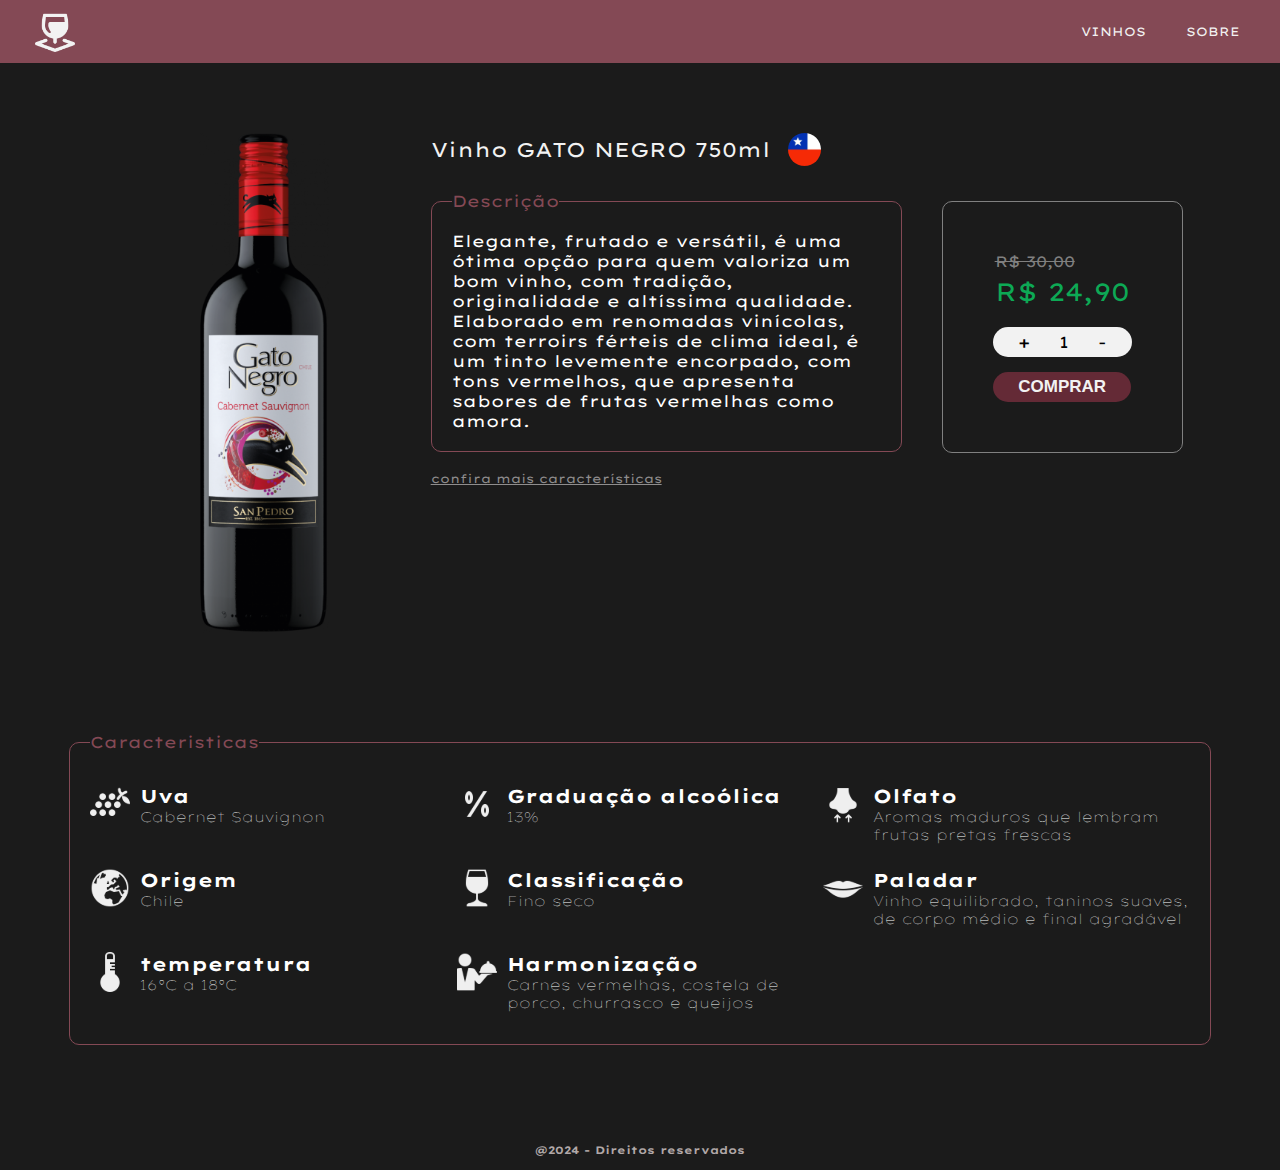
<file: cp1-frontweb-1sem/produto.html>
<!DOCTYPE html>
<html lang="pt-br">

<head>
    <meta charset="UTF-8">
    <meta name="viewport" content="width=device-width, initial-scale=1.0">
    <title>Vinheria</title>
    <link rel="stylesheet" href="css/produto.css">
</head>

<body>
    <nav>
        <img src="./img/2b223ad8068302784b6e0cd19dae3ff0.png">
        <ul>
            <li class="margem"><a href="#">Vinhos</a></li>
            <li><a href="#">Sobre</a></li>
        </ul>
    </nav>
    <section class="produto_container">
        <div><img src="img/vinho.png" class="img_vinho"> </div>

        <diV>

            <div class="nome_vinho">
                <h1> Vinho GATO NEGRO 750ml </h1> <img src="img/image 1.svg">
            </div>
            <div class="desc_container">
                <div>
                    <fieldset>
                        <legend> Descrição </legend>
                        <p>Elegante, frutado e versátil, é uma ótima opção para quem valoriza um bom vinho, com
                            tradição,
                            originalidade e altíssima qualidade. Elaborado em renomadas vinícolas, com terroirs férteis
                            de
                            clima
                            ideal, é um tinto levemente encorpado, com tons vermelhos, que apresenta sabores de frutas
                            vermelhas
                            como amora.</p>
                    </fieldset>
                    <p class="confira_link"><a href="#">confira mais características </a></p>
                </div>

                <div class="comprar_container">
                    <div class="precos">
                        <p class="preco_antigo">R$ 30,00</p>
                        <p class="preco_novo">R$ 24,90</p>
                    </div>
                    <div class="button_add">
                        <div>+</div>
                        <div>1</div>
                        <div>-</div>
                    </div>
                    <button> COMPRAR </button>
                </div>
            </diV>
        </div>
    </section>

    <section class="center">
        <fieldset class="caracteristicas">
            <legend class="dscr"> Caracteristicas </legend>
            <div class="grid">
                <div class="item_grid">
                    <img src="img/Grape.svg ">
                    <div> 
                        <h3>
                            Uva
                        </h3>
                        <h4>
                            Cabernet Sauvignon
                        </h4>
                    </div>
               
                </div>

                <div class="item_grid">
                    <img src="img/Percentage.svg">
                    <div> 
                        <h3>
                            Graduação alcoólica
                        </h3>
                        <h4>
                            13%
                        </h4>
                    </div>
               
                </div>

                <div class="item_grid">
                    <img src="img/Smelling.svg">
                    <div> 
                        <h3>
                            Olfato
                        </h3>
                        <h4>
                            Aromas maduros que lembram frutas pretas frescas
                        </h4>
                    </div>
               
                </div>

                <div class="item_grid">
                    <img src="img/Europe.svg">
                    <div> 
                        <h3>
                            Origem
                        </h3>
                        <h4>
                            Chile
                        </h4>
                    </div>
               
                </div>

                <div class="item_grid">
                    <img src="img/Wine Bar.svg">
                    <div> 
                        <h3>
                            Classificação
                        </h3>
                        <h4>
                            Fino seco
                        </h4>
                    </div>
               
                </div>

                <div class="item_grid">
                    <img src="img/Lips.svg">
                    <div> 
                        <h3>
                            Paladar
                        </h3>
                        <h4>
                            Vinho equilibrado, taninos suaves, de corpo médio e final agradável
                        </h4>
                    </div>
               
                </div>

                <div class="item_grid">
                    <img src="img/Thermometer.svg ">
                    <div> 
                        <h3>
                            temperatura
                        </h3>
                        <h4>
                            16°C a 18°C
                        </h4>
                    </div>
               
                </div>

                <div class="item_grid">
                    <img src="img/Waiter.svg ">
                    <div> 
                        <h3>
                            Harmonização
                        </h3>
                        <h4>
                            Carnes vermelhas, costela de porco, churrasco e queijos
                        </h4>
                    </div>
               
                </div>
            </div>
        </fieldset>
    
    </section>

    <footer>
        <h6>@2024 - Direitos reservados</h6>
    </footer>
</body>

</html>
</file>
<file: cp1-frontweb-1sem/css/produto.css>
@import url('https://fonts.googleapis.com/css2?family=Lexend+Mega:wght@100..900&family=Silkscreen:wght@400;700&display=swap');
/*configuracoes iniciais*/
*{
    margin: 0;
    padding: 0;
    box-sizing:content-box;
}
/*corpo da pagina*/
body{
    width: 100%;
    font-family: "Lexend Mega", sans-serif;
    background-color: #1b1b1b;
}
/*personalização da barra de navegacao*/
nav{
    width: 100%;
    background-color:#844955;
    height: 63px;
    display: flex;
    justify-content:space-between;
    align-items: center;
}
nav ul{
    margin-right: 30px;
    display: flex;
    font-size: 12px;
    text-transform: uppercase;
    list-style-type: none;
    
}
nav img{
    height: 50px;
    margin-left: 30px;
    cursor: pointer;
}
.margem{
    margin-right: 20px;
}
/*imagem de fundo*/
.imagem_fundo{
    width: 100%; 
}
nav ul li a{
    text-decoration:none;
    color: #f2f2f2;
    padding: 23px 10px;
}
nav ul li a:hover{
    background-color: #722d2d;
}

h1 {
    font-family: Lexend Mega;
    font-size: 20px;
    font-weight: 400;
    line-height: 25px;
    color: #F2F2F2;  
}

fieldset {
    width: 429px;
    border-radius: 10px; 
    border: 2px solid #ccc; 
    padding: 20px;
    border: 1px 0px 0px 0px;
    border: 1px solid rgba(132, 73, 85, 1);
    opacity: 0px;
    color: white;
    margin-top: 25px;
    margin-bottom: 15px;

}

legend{
    color: #844955;
}

.img_vinho {
    height:500px ;

}

.produto_container,.nome_vinho{
    display: flex;
    flex-direction: row;
}   

.nome_vinho {
    display: flex;
    align-items: center;
}

h1 {
    margin-right: 17px;
}

.confira_link a{
    color: #8f8d8d;
    font-size: 12px;
}

.comprar_container {
    border: 1px solid gray;
    border-radius: 10px;
    height: 250px;
    display: flex;
    flex-direction: column;
    align-items: center;
    justify-content: center;
    margin-left: 40px;
    padding: 0px 50px;
}

.desc_container{
    display: flex;
    flex-direction: row;
    align-items: center;

}

.preco_antigo{
    font-size: 15px;
    color: gray;
    text-decoration: line-through;
    margin-bottom: 5px;
}

.preco_novo {
    font-size: 25px;
    color: #0DA955;
    margin-bottom: 20px;
    
}

.precos{
    justify-content: left;
}

button {
    border: none;
    border-radius: 20px;
    background-color: #642A36;
    color: #F2F2F2 ;
    font-weight: 600;
    font-size: 17px;
    padding: 5px 25px;
}

section {
    width: 100%;
    justify-content: center;
    margin-top: 70px;
}

.caracteristicas {
    width: 1100px;
    

}

.center {
    width: 100%;
    align-items: center;
    margin-top: 70px;
    display: flex;
    margin-bottom: 70px;
}

footer {
    width: 100%;
    justify-content: center;
    align-items: center;
    display: flex;
    height: 40px;
    color: #B1A8A8;

}

.grid {
    display: grid;
    grid-template-columns: 1fr 1fr 1fr;
    grid-template-rows: 1rf 1rf 1rf;
    gap: 0px 0px;
    grid-template-areas: ". . ." ". . ." ". . ." ;
}

h4 {
    font-size: 14px;
    font-weight: 100;
}

.item_grid {
    display: flex;
    margin: 12px 0;

}

.item_grid img {
margin-right: 10px;
height: 40px;
}

.button_add {
    background-color: #F2F2F2;
    display: flex;
    width: 89px;
    border-radius: 20px;
    justify-content: space-between;
    padding: 5px 25px;
    margin-bottom: 15px;
}
</file>
